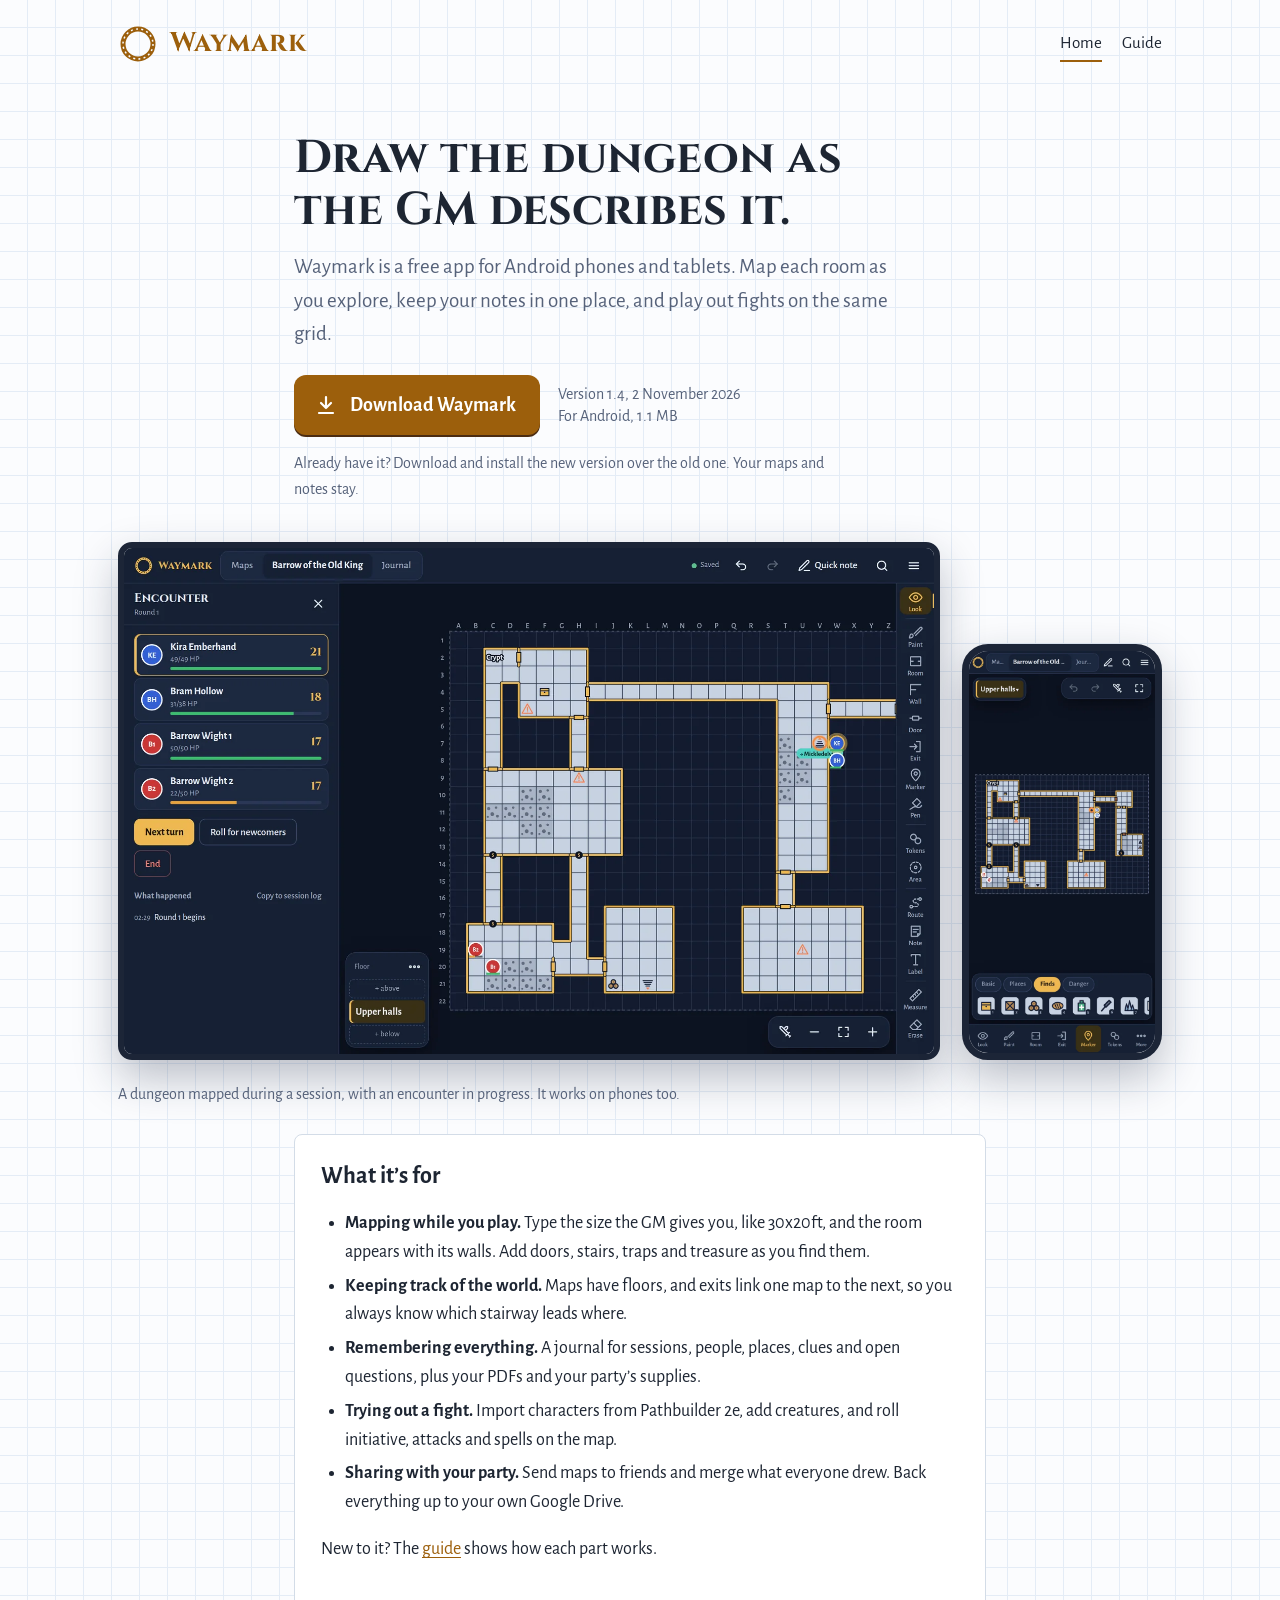
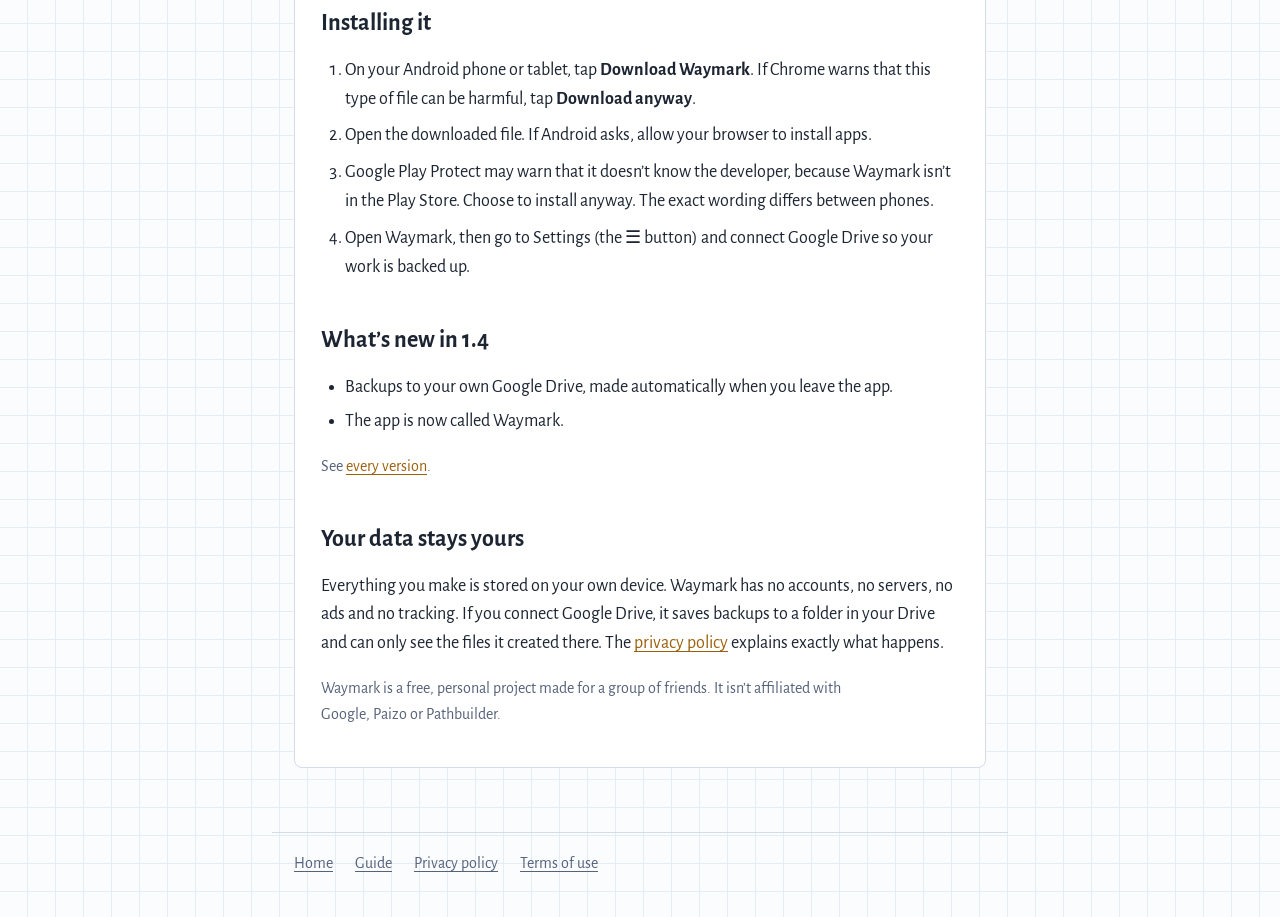
<file: index.html>
<!doctype html>
<html lang="en">
<head>
<meta charset="utf-8">
<meta name="viewport" content="width=device-width, initial-scale=1">
<title>Waymark: maps and notes for tabletop adventures</title>
<meta name="description" content="Waymark is a free Android app for drawing dungeon maps, keeping campaign notes and running encounters at the table.">
<link rel="preconnect" href="https://fonts.googleapis.com">
<link rel="preconnect" href="https://fonts.gstatic.com" crossorigin>
<link href="https://fonts.googleapis.com/css2?family=Alegreya+Sans:ital,wght@0,400;0,700;1,400&family=Cinzel:wght@700&display=swap" rel="stylesheet">
<link rel="stylesheet" href="style.css">
</head>
<body>
<nav class="top" aria-label="Site"><a class="mark" href="./"><svg viewBox="0 0 32 32" aria-hidden="true"><circle cx="16" cy="16" r="12" fill="none" stroke="var(--gold)" stroke-width="4"/><circle cx="16" cy="16" r="12" fill="none" stroke="var(--paper)" stroke-width="1.2" stroke-dasharray="1.6 2.6"/></svg><span>Waymark</span></a><div class="links"><a href="./" aria-current="page">Home</a><a href="guide.html">Guide</a></div></nav>

<main>
<div class="wrap" style="padding-bottom:0">
<h1>Draw the dungeon as the GM describes it.</h1>
<p class="lead">Waymark is a free app for Android phones and tablets. Map each room as you explore, keep your notes in one place, and play out fights on the same grid.</p>
<div class="dlrow">
<a class="dl" href="Waymark.apk" download><svg viewBox="0 0 24 24" fill="none" stroke="currentColor" stroke-width="2.2" stroke-linecap="round" stroke-linejoin="round" aria-hidden="true"><path d="M12 4v11M7 10l5 5 5-5M5 20h14"/></svg>Download Waymark</a>
<span class="dlnote">Version 1.4, 2 November 2026<br>For Android, 1.1 MB</span>
</div>
<p class="small">Already have it? Download and install the new version over the old one. Your maps and notes stay.</p>
</div>
<figure class="wide shots">
<img src="waymark-tablet.webp" width="1600" height="1000" alt="Waymark on a tablet: a dungeon with rooms, doors, stairs and markers, and an encounter panel listing initiative and hit points">
<img class="phone" src="waymark-phone.webp" width="600" height="1298" alt="Waymark on a phone, showing the same dungeon and a row of markers to place">
<figcaption>A dungeon mapped during a session, with an encounter in progress. It works on phones too.</figcaption>
</figure>
<div class="wrap" style="padding-top:0">
<div class="sheet">
<h2>What it’s for</h2>
<ul>
<li><strong>Mapping while you play.</strong> Type the size the GM gives you, like 30x20ft, and the room appears with its walls. Add doors, stairs, traps and treasure as you find them.</li>
<li><strong>Keeping track of the world.</strong> Maps have floors, and exits link one map to the next, so you always know which stairway leads where.</li>
<li><strong>Remembering everything.</strong> A journal for sessions, people, places, clues and open questions, plus your PDFs and your party’s supplies.</li>
<li><strong>Trying out a fight.</strong> Import characters from Pathbuilder 2e, add creatures, and roll initiative, attacks and spells on the map.</li>
<li><strong>Sharing with your party.</strong> Send maps to friends and merge what everyone drew. Back everything up to your own Google Drive.</li>
</ul>
<p>New to it? The <a href="guide.html">guide</a> shows how each part works.</p>

<h2>Installing it</h2>
<ol class="steps">
<li>On your Android phone or tablet, tap <strong>Download Waymark</strong>. If Chrome warns that this type of file can be harmful, tap <strong>Download anyway</strong>.</li>
<li>Open the downloaded file. If Android asks, allow your browser to install apps.</li>
<li>Google Play Protect may warn that it doesn’t know the developer, because Waymark isn’t in the Play Store. Choose to install anyway. The exact wording differs between phones.</li>
<li>Open Waymark, then go to Settings (the ☰ button) and connect Google Drive so your work is backed up.</li>
</ol>

<h2>What’s new in 1.4</h2>
<ul>
<li>Backups to your own Google Drive, made automatically when you leave the app.</li>
<li>The app is now called Waymark.</li>
</ul>
<p class="small">See <a href="guide.html#versions">every version</a>.</p>

<h2>Your data stays yours</h2>
<p>Everything you make is stored on your own device. Waymark has no accounts, no servers, no ads and no tracking. If you connect Google Drive, it saves backups to a folder in your Drive and can only see the files it created there. The <a href="privacy.html">privacy policy</a> explains exactly what happens.</p>
<p class="small">Waymark is a free, personal project made for a group of friends. It isn’t affiliated with Google, Paizo or Pathbuilder.</p>
</div>
</div>
</main>
<footer><a href="./">Home</a><a href="guide.html">Guide</a><a href="privacy.html">Privacy policy</a><a href="terms.html">Terms of use</a></footer>
</body>
</html>
</file>
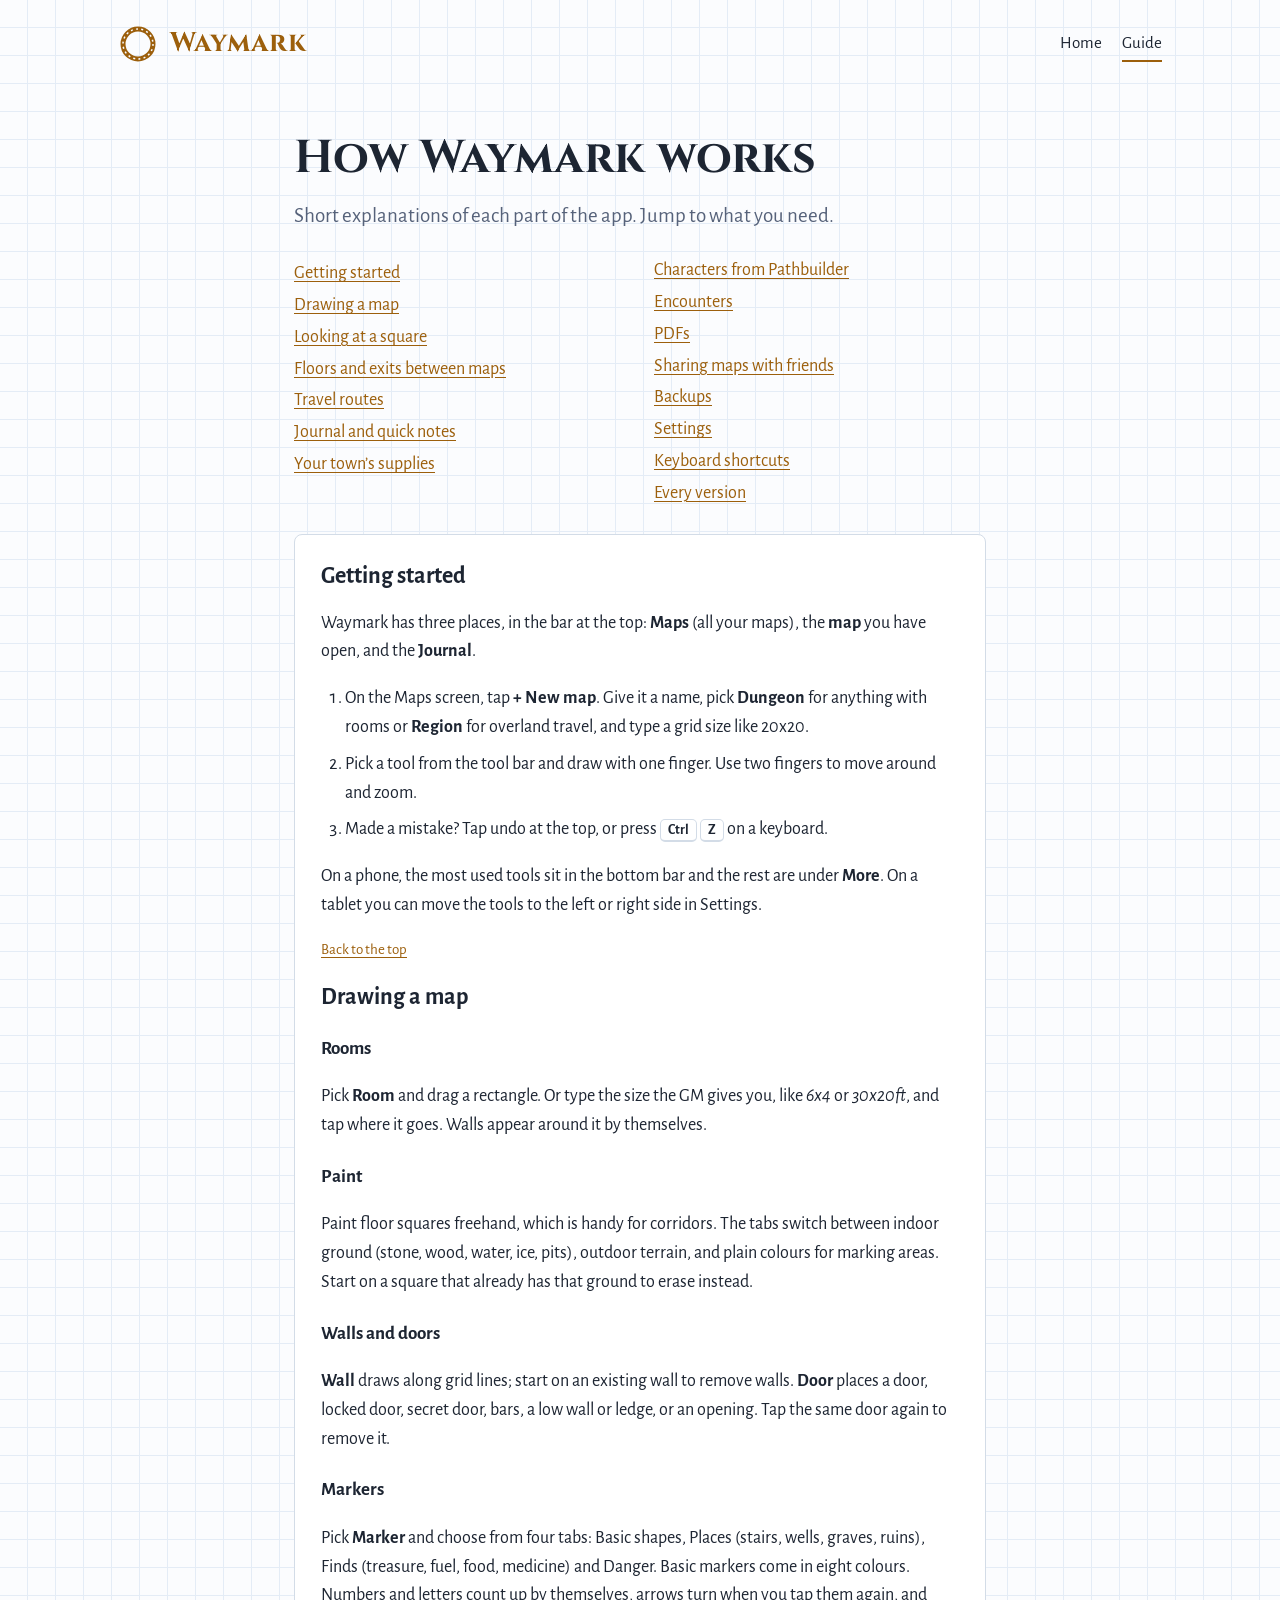
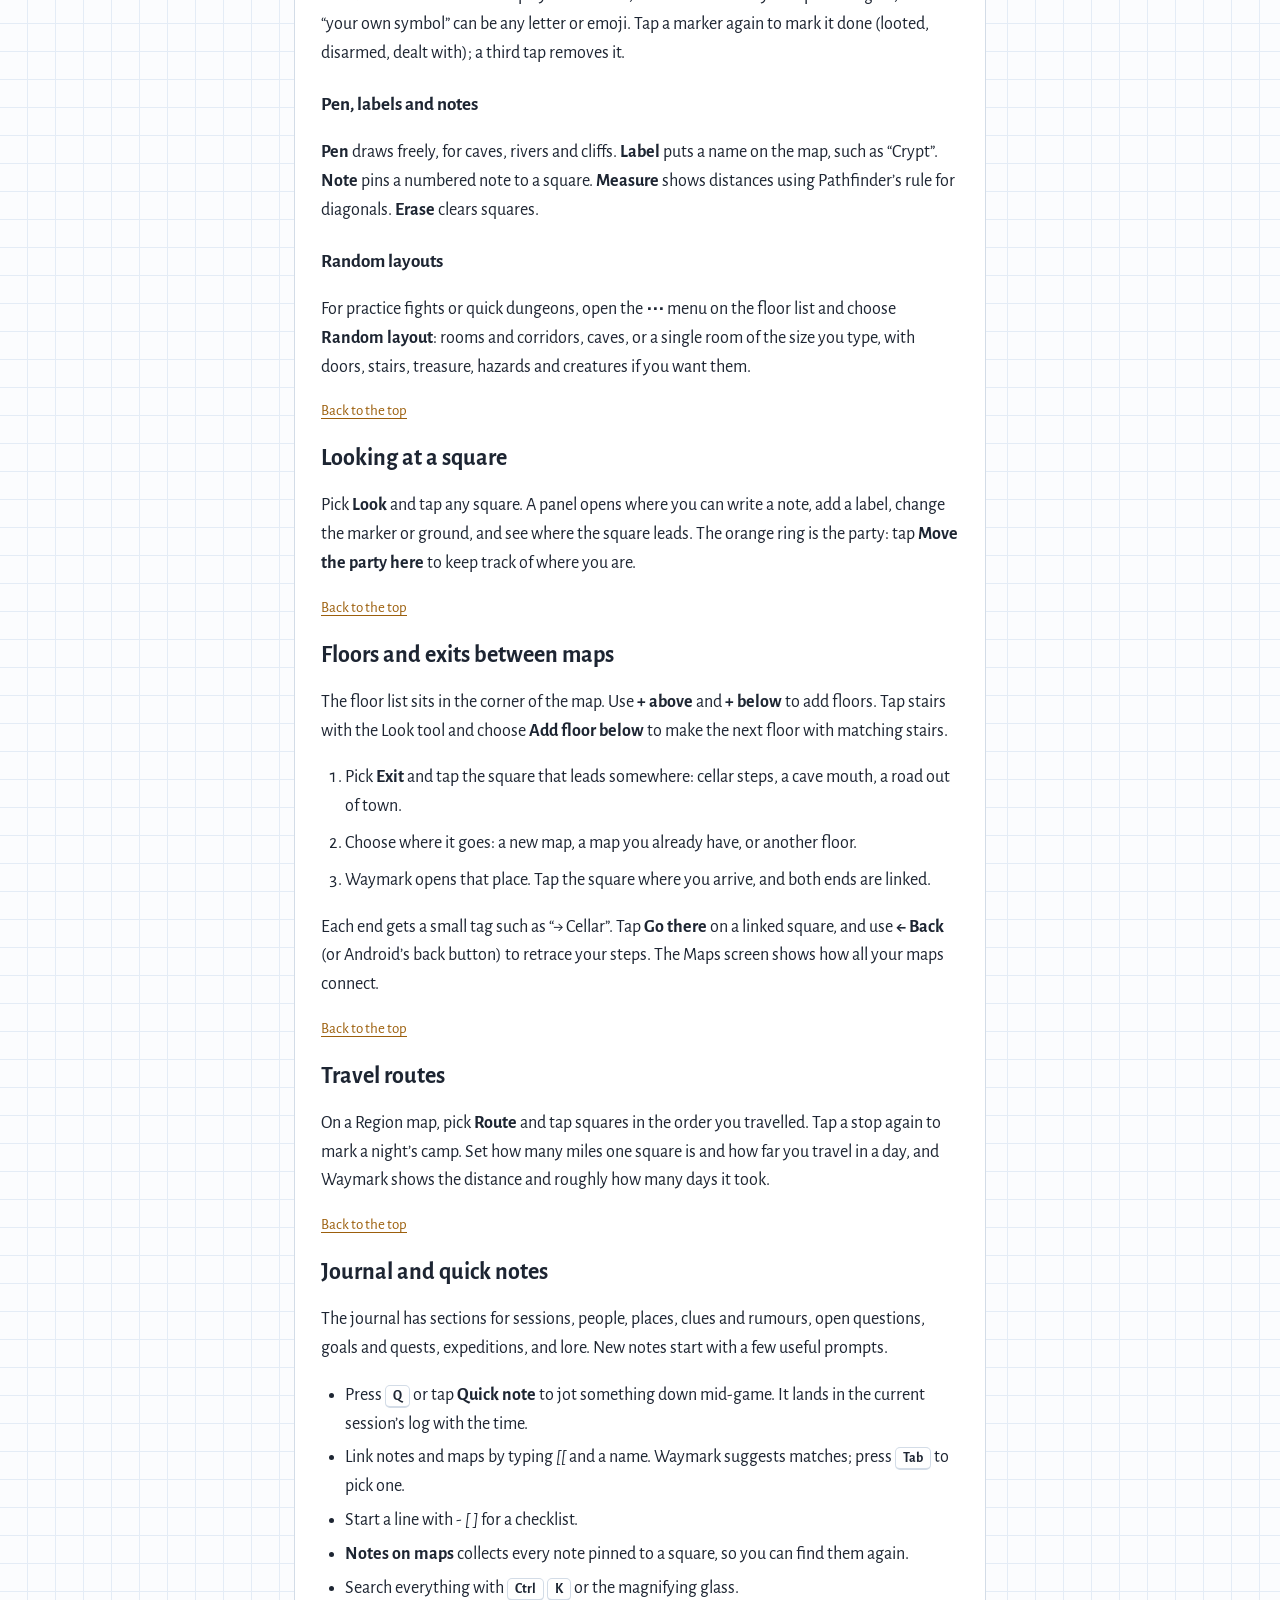
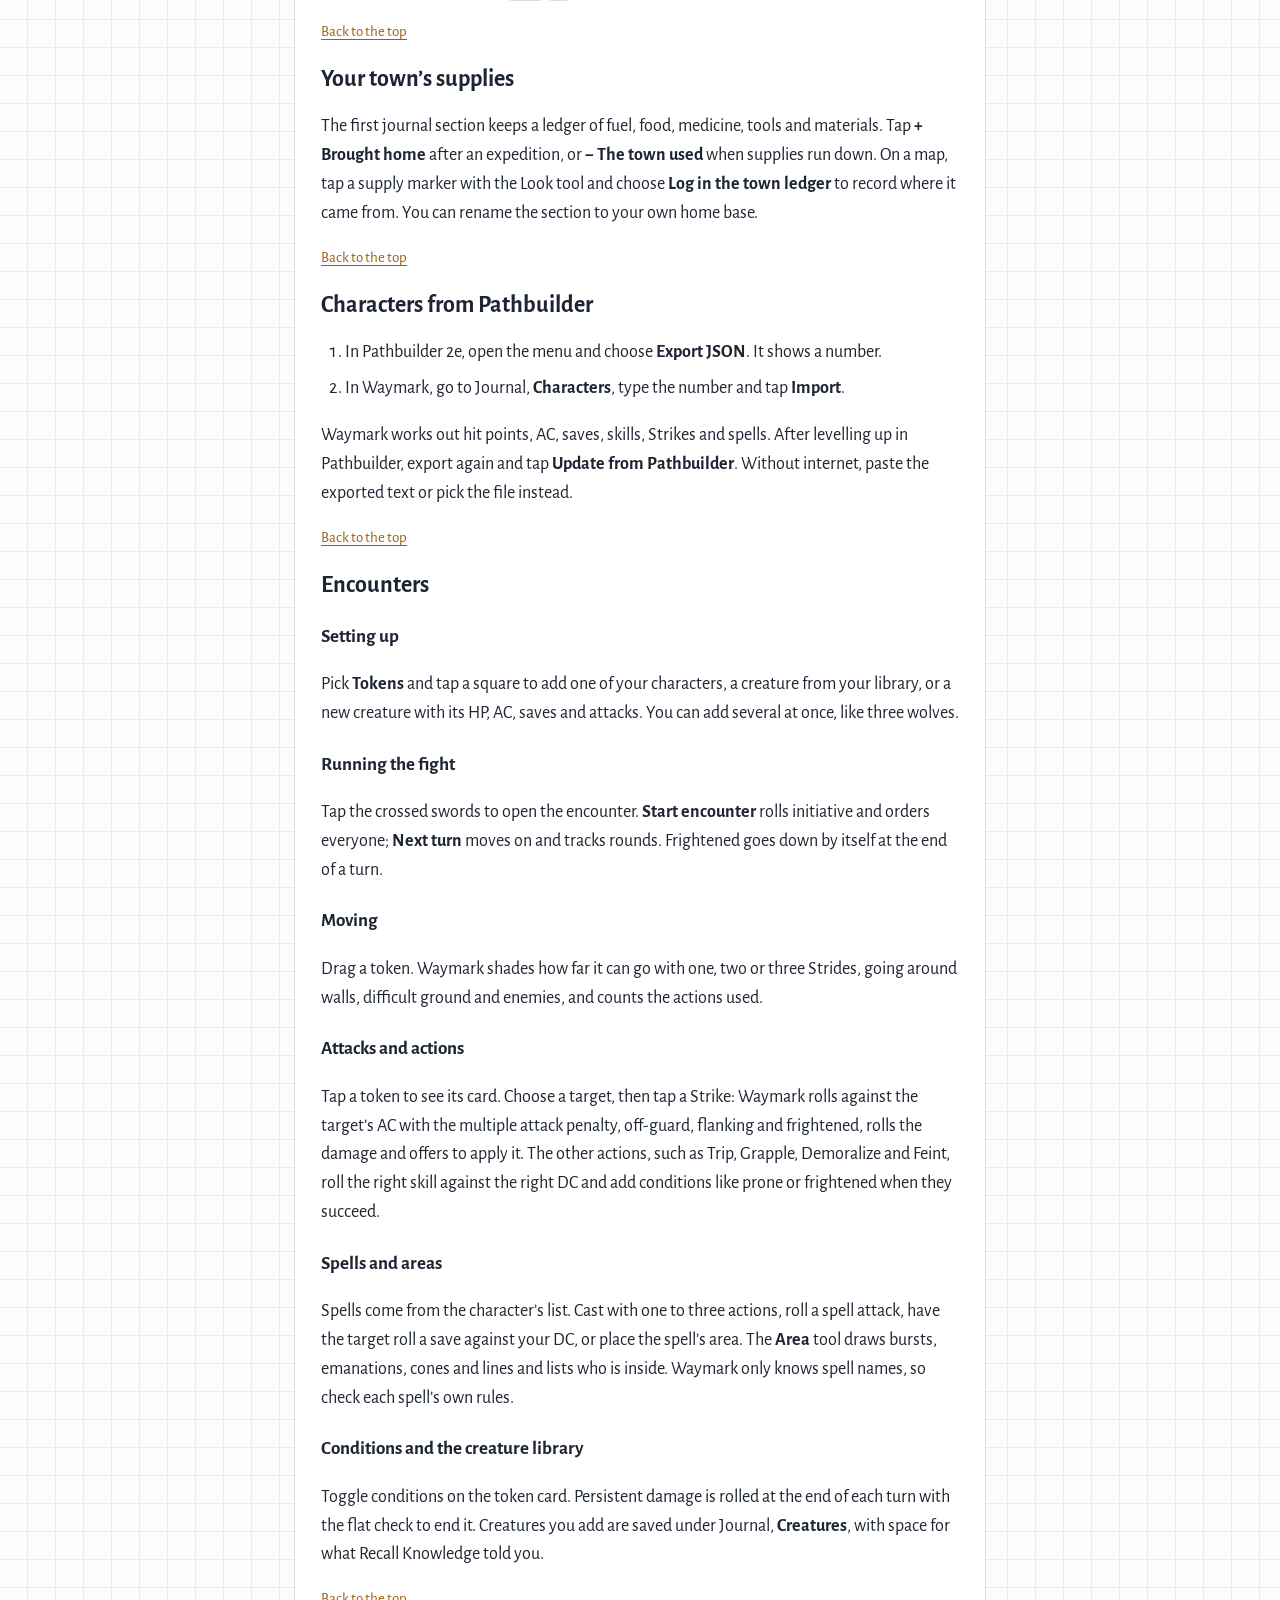
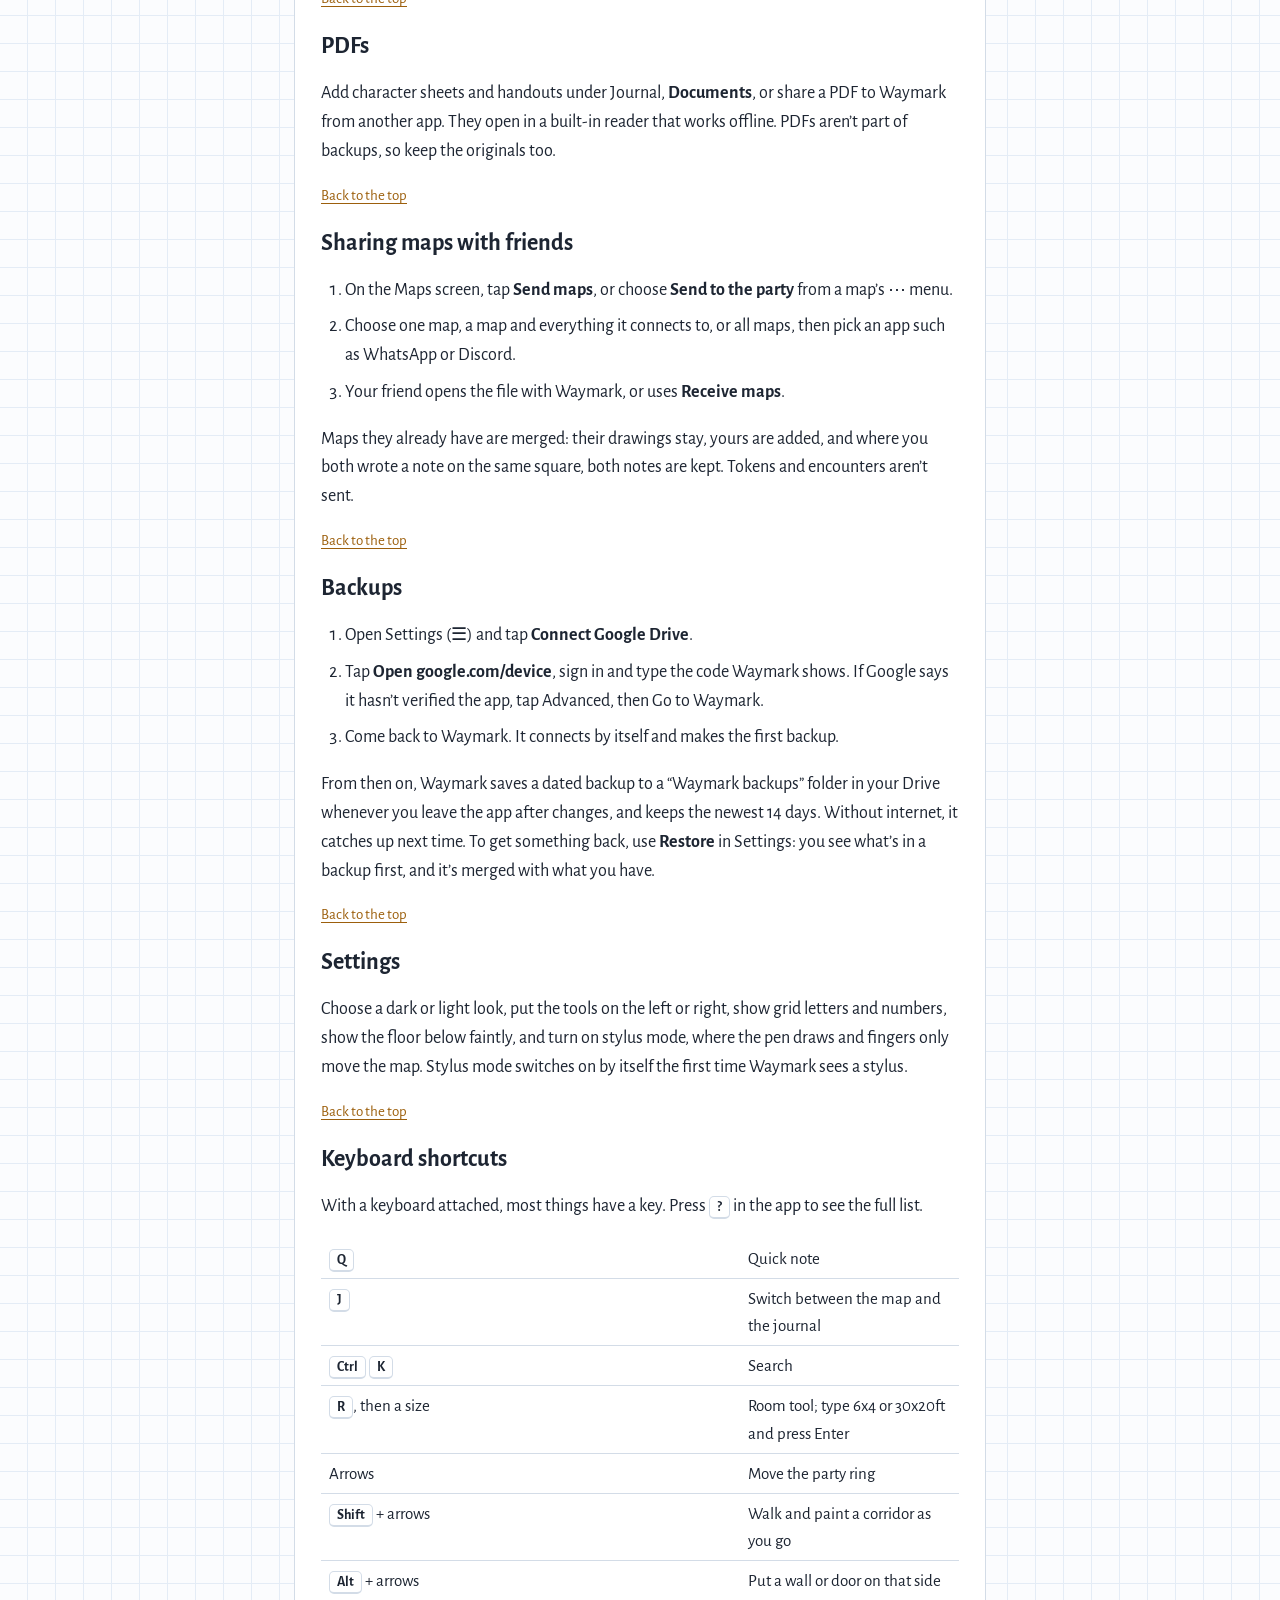
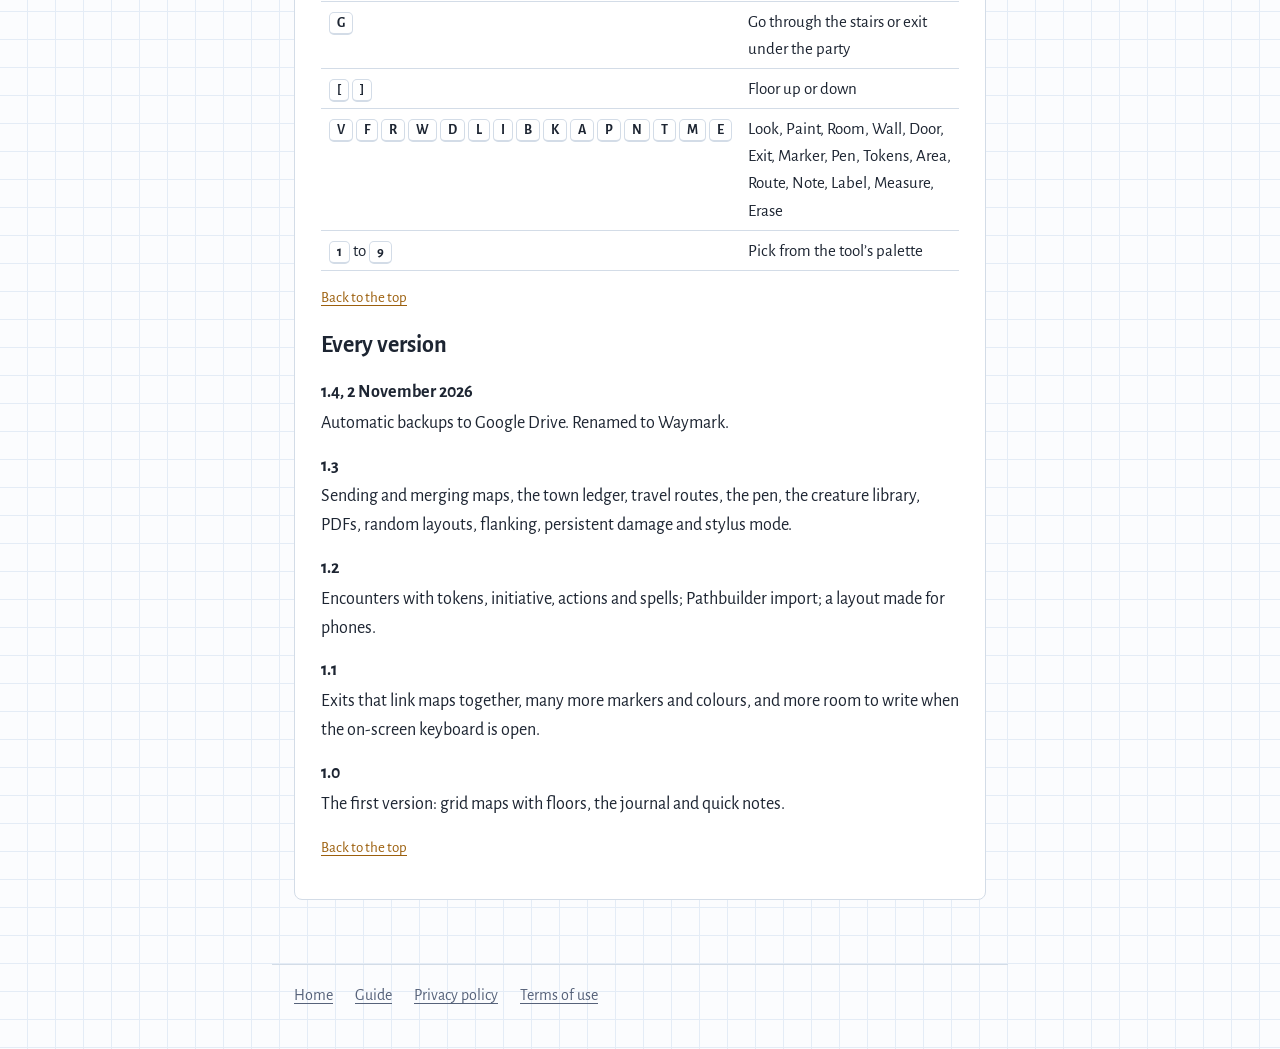
<file: guide.html>
<!doctype html>
<html lang="en">
<head>
<meta charset="utf-8">
<meta name="viewport" content="width=device-width, initial-scale=1">
<title>Waymark guide: how everything works</title>
<meta name="description" content="How to use each part of Waymark: maps, exits, the journal, encounters, sharing and backups.">
<link rel="preconnect" href="https://fonts.googleapis.com">
<link rel="preconnect" href="https://fonts.gstatic.com" crossorigin>
<link href="https://fonts.googleapis.com/css2?family=Alegreya+Sans:ital,wght@0,400;0,700;1,400&family=Cinzel:wght@700&display=swap" rel="stylesheet">
<link rel="stylesheet" href="style.css">
</head>
<body>
<nav class="top" aria-label="Site"><a class="mark" href="./"><svg viewBox="0 0 32 32" aria-hidden="true"><circle cx="16" cy="16" r="12" fill="none" stroke="var(--gold)" stroke-width="4"/><circle cx="16" cy="16" r="12" fill="none" stroke="var(--paper)" stroke-width="1.2" stroke-dasharray="1.6 2.6"/></svg><span>Waymark</span></a><div class="links"><a href="./">Home</a><a href="guide.html" aria-current="page">Guide</a></div></nav>

<main class="wrap" id="top">
<h1>How Waymark works</h1>
<p class="lead">Short explanations of each part of the app. Jump to what you need.</p>
<ul class="toc"><li><a href="#start">Getting started</a></li><li><a href="#drawing">Drawing a map</a></li><li><a href="#squares">Looking at a square</a></li><li><a href="#exits">Floors and exits between maps</a></li><li><a href="#travel">Travel routes</a></li><li><a href="#journal">Journal and quick notes</a></li><li><a href="#town">Your town’s supplies</a></li><li><a href="#characters">Characters from Pathbuilder</a></li><li><a href="#encounters">Encounters</a></li><li><a href="#documents">PDFs</a></li><li><a href="#sharing">Sharing maps with friends</a></li><li><a href="#backups">Backups</a></li><li><a href="#settings">Settings</a></li><li><a href="#keys">Keyboard shortcuts</a></li><li><a href="#versions">Every version</a></li></ul>
<div class="sheet"><section id="start"><h2>Getting started</h2>
<p>Waymark has three places, in the bar at the top: <strong>Maps</strong> (all your maps), the <strong>map</strong> you have open, and the <strong>Journal</strong>.</p>
<ol class="steps">
<li>On the Maps screen, tap <strong>+ New map</strong>. Give it a name, pick <strong>Dungeon</strong> for anything with rooms or <strong>Region</strong> for overland travel, and type a grid size like 20x20.</li>
<li>Pick a tool from the tool bar and draw with one finger. Use two fingers to move around and zoom.</li>
<li>Made a mistake? Tap undo at the top, or press <kbd>Ctrl</kbd> <kbd>Z</kbd> on a keyboard.</li>
</ol>
<p>On a phone, the most used tools sit in the bottom bar and the rest are under <strong>More</strong>. On a tablet you can move the tools to the left or right side in Settings.</p><p class="top-link"><a href="#top">Back to the top</a></p></section><section id="drawing"><h2>Drawing a map</h2>
<h3>Rooms</h3>
<p>Pick <strong>Room</strong> and drag a rectangle. Or type the size the GM gives you, like <em>6x4</em> or <em>30x20ft</em>, and tap where it goes. Walls appear around it by themselves.</p>
<h3>Paint</h3>
<p>Paint floor squares freehand, which is handy for corridors. The tabs switch between indoor ground (stone, wood, water, ice, pits), outdoor terrain, and plain colours for marking areas. Start on a square that already has that ground to erase instead.</p>
<h3>Walls and doors</h3>
<p><strong>Wall</strong> draws along grid lines; start on an existing wall to remove walls. <strong>Door</strong> places a door, locked door, secret door, bars, a low wall or ledge, or an opening. Tap the same door again to remove it.</p>
<h3>Markers</h3>
<p>Pick <strong>Marker</strong> and choose from four tabs: Basic shapes, Places (stairs, wells, graves, ruins), Finds (treasure, fuel, food, medicine) and Danger. Basic markers come in eight colours. Numbers and letters count up by themselves, arrows turn when you tap them again, and “your own symbol” can be any letter or emoji. Tap a marker again to mark it done (looted, disarmed, dealt with); a third tap removes it.</p>
<h3>Pen, labels and notes</h3>
<p><strong>Pen</strong> draws freely, for caves, rivers and cliffs. <strong>Label</strong> puts a name on the map, such as “Crypt”. <strong>Note</strong> pins a numbered note to a square. <strong>Measure</strong> shows distances using Pathfinder’s rule for diagonals. <strong>Erase</strong> clears squares.</p>
<h3>Random layouts</h3>
<p>For practice fights or quick dungeons, open the <strong>⋯</strong> menu on the floor list and choose <strong>Random layout</strong>: rooms and corridors, caves, or a single room of the size you type, with doors, stairs, treasure, hazards and creatures if you want them.</p><p class="top-link"><a href="#top">Back to the top</a></p></section><section id="squares"><h2>Looking at a square</h2>
<p>Pick <strong>Look</strong> and tap any square. A panel opens where you can write a note, add a label, change the marker or ground, and see where the square leads. The orange ring is the party: tap <strong>Move the party here</strong> to keep track of where you are.</p><p class="top-link"><a href="#top">Back to the top</a></p></section><section id="exits"><h2>Floors and exits between maps</h2>
<p>The floor list sits in the corner of the map. Use <strong>+ above</strong> and <strong>+ below</strong> to add floors. Tap stairs with the Look tool and choose <strong>Add floor below</strong> to make the next floor with matching stairs.</p>
<ol class="steps">
<li>Pick <strong>Exit</strong> and tap the square that leads somewhere: cellar steps, a cave mouth, a road out of town.</li>
<li>Choose where it goes: a new map, a map you already have, or another floor.</li>
<li>Waymark opens that place. Tap the square where you arrive, and both ends are linked.</li>
</ol>
<p>Each end gets a small tag such as “→ Cellar”. Tap <strong>Go there</strong> on a linked square, and use <strong>← Back</strong> (or Android’s back button) to retrace your steps. The Maps screen shows how all your maps connect.</p><p class="top-link"><a href="#top">Back to the top</a></p></section><section id="travel"><h2>Travel routes</h2>
<p>On a Region map, pick <strong>Route</strong> and tap squares in the order you travelled. Tap a stop again to mark a night’s camp. Set how many miles one square is and how far you travel in a day, and Waymark shows the distance and roughly how many days it took.</p><p class="top-link"><a href="#top">Back to the top</a></p></section><section id="journal"><h2>Journal and quick notes</h2>
<p>The journal has sections for sessions, people, places, clues and rumours, open questions, goals and quests, expeditions, and lore. New notes start with a few useful prompts.</p>
<ul>
<li>Press <kbd>Q</kbd> or tap <strong>Quick note</strong> to jot something down mid-game. It lands in the current session’s log with the time.</li>
<li>Link notes and maps by typing <em>[[</em> and a name. Waymark suggests matches; press <kbd>Tab</kbd> to pick one.</li>
<li>Start a line with <em>- [ ]</em> for a checklist.</li>
<li><strong>Notes on maps</strong> collects every note pinned to a square, so you can find them again.</li>
<li>Search everything with <kbd>Ctrl</kbd> <kbd>K</kbd> or the magnifying glass.</li>
</ul><p class="top-link"><a href="#top">Back to the top</a></p></section><section id="town"><h2>Your town’s supplies</h2>
<p>The first journal section keeps a ledger of fuel, food, medicine, tools and materials. Tap <strong>+ Brought home</strong> after an expedition, or <strong>− The town used</strong> when supplies run down. On a map, tap a supply marker with the Look tool and choose <strong>Log in the town ledger</strong> to record where it came from. You can rename the section to your own home base.</p><p class="top-link"><a href="#top">Back to the top</a></p></section><section id="characters"><h2>Characters from Pathbuilder</h2>
<ol class="steps">
<li>In Pathbuilder 2e, open the menu and choose <strong>Export JSON</strong>. It shows a number.</li>
<li>In Waymark, go to Journal, <strong>Characters</strong>, type the number and tap <strong>Import</strong>.</li>
</ol>
<p>Waymark works out hit points, AC, saves, skills, Strikes and spells. After levelling up in Pathbuilder, export again and tap <strong>Update from Pathbuilder</strong>. Without internet, paste the exported text or pick the file instead.</p><p class="top-link"><a href="#top">Back to the top</a></p></section><section id="encounters"><h2>Encounters</h2>
<h3>Setting up</h3>
<p>Pick <strong>Tokens</strong> and tap a square to add one of your characters, a creature from your library, or a new creature with its HP, AC, saves and attacks. You can add several at once, like three wolves.</p>
<h3>Running the fight</h3>
<p>Tap the crossed swords to open the encounter. <strong>Start encounter</strong> rolls initiative and orders everyone; <strong>Next turn</strong> moves on and tracks rounds. Frightened goes down by itself at the end of a turn.</p>
<h3>Moving</h3>
<p>Drag a token. Waymark shades how far it can go with one, two or three Strides, going around walls, difficult ground and enemies, and counts the actions used.</p>
<h3>Attacks and actions</h3>
<p>Tap a token to see its card. Choose a target, then tap a Strike: Waymark rolls against the target’s AC with the multiple attack penalty, off-guard, flanking and frightened, rolls the damage and offers to apply it. The other actions, such as Trip, Grapple, Demoralize and Feint, roll the right skill against the right DC and add conditions like prone or frightened when they succeed.</p>
<h3>Spells and areas</h3>
<p>Spells come from the character’s list. Cast with one to three actions, roll a spell attack, have the target roll a save against your DC, or place the spell’s area. The <strong>Area</strong> tool draws bursts, emanations, cones and lines and lists who is inside. Waymark only knows spell names, so check each spell’s own rules.</p>
<h3>Conditions and the creature library</h3>
<p>Toggle conditions on the token card. Persistent damage is rolled at the end of each turn with the flat check to end it. Creatures you add are saved under Journal, <strong>Creatures</strong>, with space for what Recall Knowledge told you.</p><p class="top-link"><a href="#top">Back to the top</a></p></section><section id="documents"><h2>PDFs</h2>
<p>Add character sheets and handouts under Journal, <strong>Documents</strong>, or share a PDF to Waymark from another app. They open in a built-in reader that works offline. PDFs aren’t part of backups, so keep the originals too.</p><p class="top-link"><a href="#top">Back to the top</a></p></section><section id="sharing"><h2>Sharing maps with friends</h2>
<ol class="steps">
<li>On the Maps screen, tap <strong>Send maps</strong>, or choose <strong>Send to the party</strong> from a map’s ⋯ menu.</li>
<li>Choose one map, a map and everything it connects to, or all maps, then pick an app such as WhatsApp or Discord.</li>
<li>Your friend opens the file with Waymark, or uses <strong>Receive maps</strong>.</li>
</ol>
<p>Maps they already have are merged: their drawings stay, yours are added, and where you both wrote a note on the same square, both notes are kept. Tokens and encounters aren’t sent.</p><p class="top-link"><a href="#top">Back to the top</a></p></section><section id="backups"><h2>Backups</h2>
<ol class="steps">
<li>Open Settings (☰) and tap <strong>Connect Google Drive</strong>.</li>
<li>Tap <strong>Open google.com/device</strong>, sign in and type the code Waymark shows. If Google says it hasn’t verified the app, tap Advanced, then Go to Waymark.</li>
<li>Come back to Waymark. It connects by itself and makes the first backup.</li>
</ol>
<p>From then on, Waymark saves a dated backup to a “Waymark backups” folder in your Drive whenever you leave the app after changes, and keeps the newest 14 days. Without internet, it catches up next time. To get something back, use <strong>Restore</strong> in Settings: you see what’s in a backup first, and it’s merged with what you have.</p><p class="top-link"><a href="#top">Back to the top</a></p></section><section id="settings"><h2>Settings</h2>
<p>Choose a dark or light look, put the tools on the left or right, show grid letters and numbers, show the floor below faintly, and turn on stylus mode, where the pen draws and fingers only move the map. Stylus mode switches on by itself the first time Waymark sees a stylus.</p><p class="top-link"><a href="#top">Back to the top</a></p></section><section id="keys"><h2>Keyboard shortcuts</h2>
<p>With a keyboard attached, most things have a key. Press <kbd>?</kbd> in the app to see the full list.</p>
<table class="keys">
<tr><td><kbd>Q</kbd></td><td>Quick note</td></tr>
<tr><td><kbd>J</kbd></td><td>Switch between the map and the journal</td></tr>
<tr><td><kbd>Ctrl</kbd> <kbd>K</kbd></td><td>Search</td></tr>
<tr><td><kbd>R</kbd>, then a size</td><td>Room tool; type 6x4 or 30x20ft and press Enter</td></tr>
<tr><td>Arrows</td><td>Move the party ring</td></tr>
<tr><td><kbd>Shift</kbd> + arrows</td><td>Walk and paint a corridor as you go</td></tr>
<tr><td><kbd>Alt</kbd> + arrows</td><td>Put a wall or door on that side</td></tr>
<tr><td><kbd>G</kbd></td><td>Go through the stairs or exit under the party</td></tr>
<tr><td><kbd>[</kbd> <kbd>]</kbd></td><td>Floor up or down</td></tr>
<tr><td><kbd>V</kbd> <kbd>F</kbd> <kbd>R</kbd> <kbd>W</kbd> <kbd>D</kbd> <kbd>L</kbd> <kbd>I</kbd> <kbd>B</kbd> <kbd>K</kbd> <kbd>A</kbd> <kbd>P</kbd> <kbd>N</kbd> <kbd>T</kbd> <kbd>M</kbd> <kbd>E</kbd></td><td>Look, Paint, Room, Wall, Door, Exit, Marker, Pen, Tokens, Area, Route, Note, Label, Measure, Erase</td></tr>
<tr><td><kbd>1</kbd> to <kbd>9</kbd></td><td>Pick from the tool’s palette</td></tr>
</table><p class="top-link"><a href="#top">Back to the top</a></p></section><section id="versions"><h2>Every version</h2>
<dl class="versions">
<dt>1.4, 2 November 2026</dt><dd>Automatic backups to Google Drive. Renamed to Waymark.</dd>
<dt>1.3</dt><dd>Sending and merging maps, the town ledger, travel routes, the pen, the creature library, PDFs, random layouts, flanking, persistent damage and stylus mode.</dd>
<dt>1.2</dt><dd>Encounters with tokens, initiative, actions and spells; Pathbuilder import; a layout made for phones.</dd>
<dt>1.1</dt><dd>Exits that link maps together, many more markers and colours, and more room to write when the on-screen keyboard is open.</dd>
<dt>1.0</dt><dd>The first version: grid maps with floors, the journal and quick notes.</dd>
</dl><p class="top-link"><a href="#top">Back to the top</a></p></section></div>
</main>
<footer><a href="./">Home</a><a href="guide.html">Guide</a><a href="privacy.html">Privacy policy</a><a href="terms.html">Terms of use</a></footer>
</body>
</html>
</file>
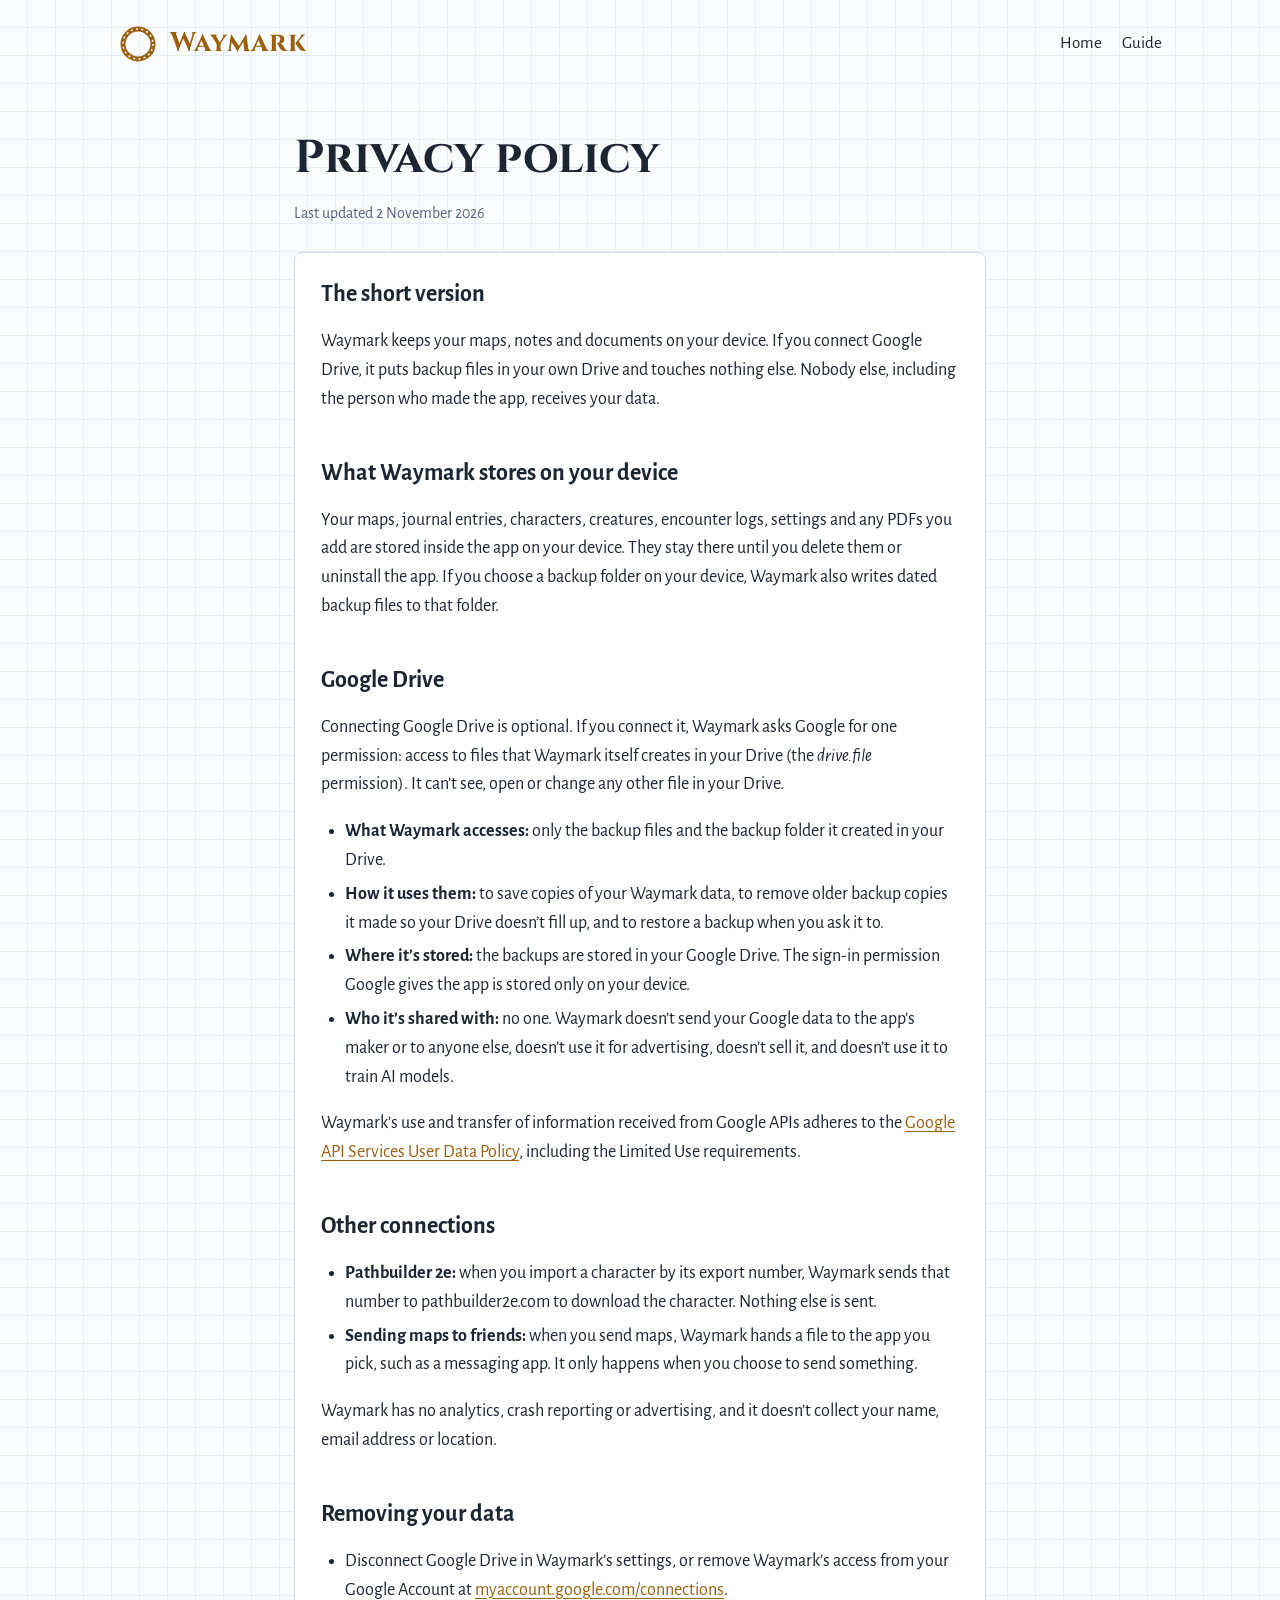
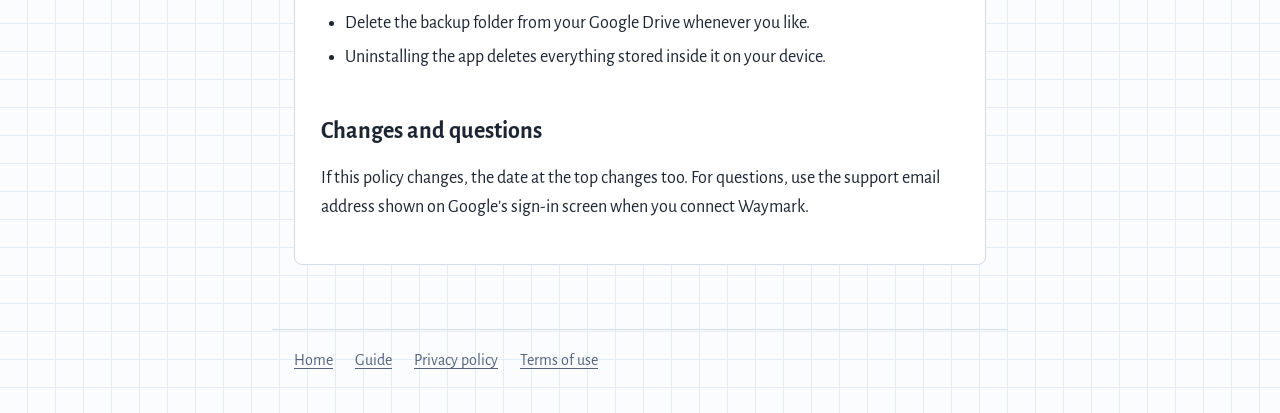
<file: privacy.html>
<!doctype html>
<html lang="en">
<head>
<meta charset="utf-8">
<meta name="viewport" content="width=device-width, initial-scale=1">
<title>Waymark privacy policy</title>
<meta name="description" content="How Waymark handles your data, including Google Drive backups.">
<link rel="preconnect" href="https://fonts.googleapis.com">
<link rel="preconnect" href="https://fonts.gstatic.com" crossorigin>
<link href="https://fonts.googleapis.com/css2?family=Alegreya+Sans:ital,wght@0,400;0,700;1,400&family=Cinzel:wght@700&display=swap" rel="stylesheet">
<link rel="stylesheet" href="style.css">
</head>
<body>
<nav class="top" aria-label="Site"><a class="mark" href="./"><svg viewBox="0 0 32 32" aria-hidden="true"><circle cx="16" cy="16" r="12" fill="none" stroke="var(--gold)" stroke-width="4"/><circle cx="16" cy="16" r="12" fill="none" stroke="var(--paper)" stroke-width="1.2" stroke-dasharray="1.6 2.6"/></svg><span>Waymark</span></a><div class="links"><a href="./">Home</a><a href="guide.html">Guide</a></div></nav>

<main class="wrap">
<h1>Privacy policy</h1>
<p class="small">Last updated 2 November 2026</p>
<div class="sheet">
<h2>The short version</h2>
<p>Waymark keeps your maps, notes and documents on your device. If you connect Google Drive, it puts backup files in your own Drive and touches nothing else. Nobody else, including the person who made the app, receives your data.</p>
<h2>What Waymark stores on your device</h2>
<p>Your maps, journal entries, characters, creatures, encounter logs, settings and any PDFs you add are stored inside the app on your device. They stay there until you delete them or uninstall the app. If you choose a backup folder on your device, Waymark also writes dated backup files to that folder.</p>
<h2>Google Drive</h2>
<p>Connecting Google Drive is optional. If you connect it, Waymark asks Google for one permission: access to files that Waymark itself creates in your Drive (the <em>drive.file</em> permission). It can’t see, open or change any other file in your Drive.</p>
<ul>
<li><strong>What Waymark accesses:</strong> only the backup files and the backup folder it created in your Drive.</li>
<li><strong>How it uses them:</strong> to save copies of your Waymark data, to remove older backup copies it made so your Drive doesn’t fill up, and to restore a backup when you ask it to.</li>
<li><strong>Where it’s stored:</strong> the backups are stored in your Google Drive. The sign-in permission Google gives the app is stored only on your device.</li>
<li><strong>Who it’s shared with:</strong> no one. Waymark doesn’t send your Google data to the app’s maker or to anyone else, doesn’t use it for advertising, doesn’t sell it, and doesn’t use it to train AI models.</li>
</ul>
<p>Waymark’s use and transfer of information received from Google APIs adheres to the <a href="https://developers.google.com/terms/api-services-user-data-policy">Google API Services User Data Policy</a>, including the Limited Use requirements.</p>
<h2>Other connections</h2>
<ul>
<li><strong>Pathbuilder 2e:</strong> when you import a character by its export number, Waymark sends that number to pathbuilder2e.com to download the character. Nothing else is sent.</li>
<li><strong>Sending maps to friends:</strong> when you send maps, Waymark hands a file to the app you pick, such as a messaging app. It only happens when you choose to send something.</li>
</ul>
<p>Waymark has no analytics, crash reporting or advertising, and it doesn’t collect your name, email address or location.</p>
<h2>Removing your data</h2>
<ul>
<li>Disconnect Google Drive in Waymark’s settings, or remove Waymark’s access from your Google Account at <a href="https://myaccount.google.com/connections">myaccount.google.com/connections</a>.</li>
<li>Delete the backup folder from your Google Drive whenever you like.</li>
<li>Uninstalling the app deletes everything stored inside it on your device.</li>
</ul>
<h2>Changes and questions</h2>
<p>If this policy changes, the date at the top changes too. For questions, use the support email address shown on Google’s sign-in screen when you connect Waymark.</p>
</div>
</main>
<footer><a href="./">Home</a><a href="guide.html">Guide</a><a href="privacy.html">Privacy policy</a><a href="terms.html">Terms of use</a></footer>
</body>
</html>
</file>
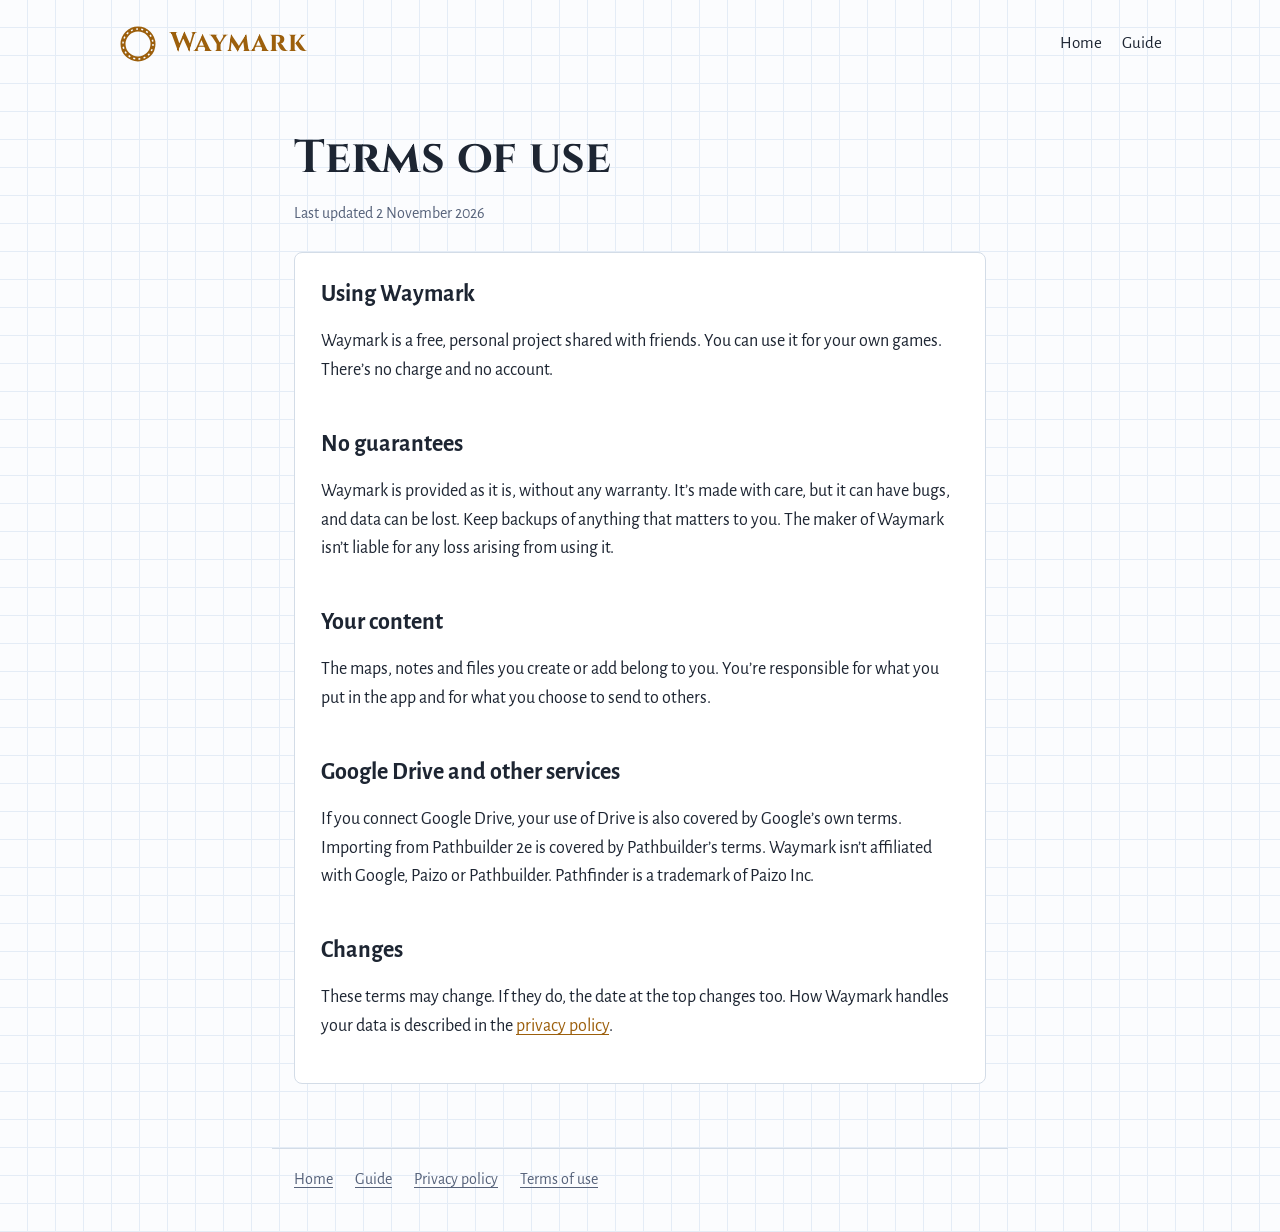
<file: terms.html>
<!doctype html>
<html lang="en">
<head>
<meta charset="utf-8">
<meta name="viewport" content="width=device-width, initial-scale=1">
<title>Waymark terms of use</title>
<meta name="description" content="Terms of use for the Waymark app.">
<link rel="preconnect" href="https://fonts.googleapis.com">
<link rel="preconnect" href="https://fonts.gstatic.com" crossorigin>
<link href="https://fonts.googleapis.com/css2?family=Alegreya+Sans:ital,wght@0,400;0,700;1,400&family=Cinzel:wght@700&display=swap" rel="stylesheet">
<link rel="stylesheet" href="style.css">
</head>
<body>
<nav class="top" aria-label="Site"><a class="mark" href="./"><svg viewBox="0 0 32 32" aria-hidden="true"><circle cx="16" cy="16" r="12" fill="none" stroke="var(--gold)" stroke-width="4"/><circle cx="16" cy="16" r="12" fill="none" stroke="var(--paper)" stroke-width="1.2" stroke-dasharray="1.6 2.6"/></svg><span>Waymark</span></a><div class="links"><a href="./">Home</a><a href="guide.html">Guide</a></div></nav>

<main class="wrap">
<h1>Terms of use</h1>
<p class="small">Last updated 2 November 2026</p>
<div class="sheet">
<h2>Using Waymark</h2>
<p>Waymark is a free, personal project shared with friends. You can use it for your own games. There’s no charge and no account.</p>
<h2>No guarantees</h2>
<p>Waymark is provided as it is, without any warranty. It’s made with care, but it can have bugs, and data can be lost. Keep backups of anything that matters to you. The maker of Waymark isn’t liable for any loss arising from using it.</p>
<h2>Your content</h2>
<p>The maps, notes and files you create or add belong to you. You’re responsible for what you put in the app and for what you choose to send to others.</p>
<h2>Google Drive and other services</h2>
<p>If you connect Google Drive, your use of Drive is also covered by Google’s own terms. Importing from Pathbuilder 2e is covered by Pathbuilder’s terms. Waymark isn’t affiliated with Google, Paizo or Pathbuilder. Pathfinder is a trademark of Paizo Inc.</p>
<h2>Changes</h2>
<p>These terms may change. If they do, the date at the top changes too. How Waymark handles your data is described in the <a href="privacy.html">privacy policy</a>.</p>
</div>
</main>
<footer><a href="./">Home</a><a href="guide.html">Guide</a><a href="privacy.html">Privacy policy</a><a href="terms.html">Terms of use</a></footer>
</body>
</html>
</file>
<file: style.css>
:root{--paper:#FBFCFE;--grid:#E4ECF6;--ink:#1D2532;--muted:#56627A;--gold:#9C5F0C;--gold-ink:#FFFFFF;--wall:#4B2C12;--floor:#EFE4CB;--line:#D3DCE7;--card:#FFFFFF;color-scheme:light}
@media (prefers-color-scheme:dark){:root{--paper:#0F1626;--grid:#18233A;--ink:#E8EDF5;--muted:#9AA6BC;--gold:#EDB850;--gold-ink:#1A1406;--wall:#EDB850;--floor:#C7D2E1;--line:#2A3855;--card:#162034;color-scheme:dark}}
*{box-sizing:border-box}
html{background:var(--paper);scroll-padding-top:16px}
body{margin:0;color:var(--ink);font:18px/1.6 "Alegreya Sans","Segoe UI",Roboto,Arial,sans-serif;background-image:linear-gradient(var(--grid) 1px,transparent 1px),linear-gradient(90deg,var(--grid) 1px,transparent 1px);background-size:28px 28px;background-position:-1px -1px;background-color:var(--paper)}
.wrap{max-width:46rem;margin:0 auto;padding:28px 22px 64px}
.wide{max-width:68rem;margin:0 auto;padding:0 22px}
nav.top{display:flex;align-items:center;justify-content:space-between;gap:16px;flex-wrap:wrap;max-width:68rem;margin:0 auto;padding:22px 22px 0}
.mark{display:flex;align-items:center;gap:12px;text-decoration:none;color:inherit}
.mark svg{width:40px;height:40px;flex:none}
.mark span{font-family:Cinzel,"Trajan Pro",Georgia,serif;font-weight:700;font-size:27px;letter-spacing:.04em;color:var(--gold)}
nav.top .links{display:flex;gap:20px;font-size:17px}
nav.top .links a{color:var(--ink);text-decoration:none;padding:4px 0;border-bottom:2px solid transparent}
nav.top .links a[aria-current="page"],nav.top .links a:hover{border-bottom-color:var(--gold)}
h1{font-family:Cinzel,"Trajan Pro",Georgia,serif;font-size:clamp(30px,5.4vw,46px);line-height:1.12;margin:40px 0 14px;max-width:22ch;text-wrap:balance}
h2{font-size:24px;line-height:1.25;margin:44px 0 8px}
h3{font-size:19px;margin:22px 0 4px}
p,li{max-width:68ch}
.lead{font-size:21px;color:var(--muted);margin:0 0 24px;max-width:56ch}
a{color:var(--gold);text-underline-offset:3px}
a:focus-visible,.dl:focus-visible{outline:3px solid var(--gold);outline-offset:3px;border-radius:4px}
ul,ol{padding-left:24px} li{margin:5px 0}
.dlrow{display:flex;align-items:center;gap:18px;flex-wrap:wrap;margin:6px 0 10px}
.dl{display:inline-flex;align-items:center;gap:12px;background:var(--gold);color:var(--gold-ink);text-decoration:none;font-weight:700;font-size:20px;padding:14px 24px 14px 20px;border-radius:12px;box-shadow:0 2px 0 var(--wall)}
.dl:hover{filter:brightness(1.06)}
.dl svg{width:24px;height:24px}
.dlnote{color:var(--muted);font-size:16px;line-height:1.4}
.shots{display:grid;grid-template-columns:1fr auto;gap:22px;align-items:end;margin:40px auto 8px}
.shots img{display:block;width:100%;height:auto;border-radius:14px;border:6px solid #1C2537;box-shadow:0 18px 44px rgba(20,32,56,.28)}
.shots .phone{width:200px;border-radius:26px;border-width:7px}
.shots figcaption{grid-column:1 / -1;color:var(--muted);font-size:16px}
@media (max-width:720px){.shots{grid-template-columns:1fr}.shots .phone{display:none}}
.sheet{background:var(--card);border:1px solid var(--line);border-radius:8px;padding:6px 26px 24px;margin-top:26px}
.sheet h2:first-child{margin-top:20px}
.steps li{margin:8px 0}
.small{font-size:16px;color:var(--muted)}
kbd{font:700 14px/1 "Alegreya Sans",sans-serif;padding:3px 7px;border:1px solid var(--line);border-bottom-width:2px;border-radius:5px;background:var(--card)}
.toc{columns:2 15rem;column-gap:28px;list-style:none;padding:0;margin:10px 0 0}
.toc li{break-inside:avoid;margin:3px 0}
.top-link{font-size:15px}
table.keys{border-collapse:collapse;width:100%;font-size:17px}
table.keys td{padding:6px 8px;border-bottom:1px solid var(--line);vertical-align:top}
table.keys td:first-child{white-space:nowrap;width:1%}
.versions dt{font-weight:700;margin-top:14px}
.versions dd{margin:2px 0 0;color:var(--ink)}
footer{max-width:46rem;margin:0 auto;padding:18px 22px 40px;border-top:1px solid var(--line);font-size:16px;color:var(--muted);display:flex;gap:22px;flex-wrap:wrap}
footer a{color:var(--muted)}
@media (prefers-reduced-motion:no-preference){.dl{transition:filter .15s}}
</file>
